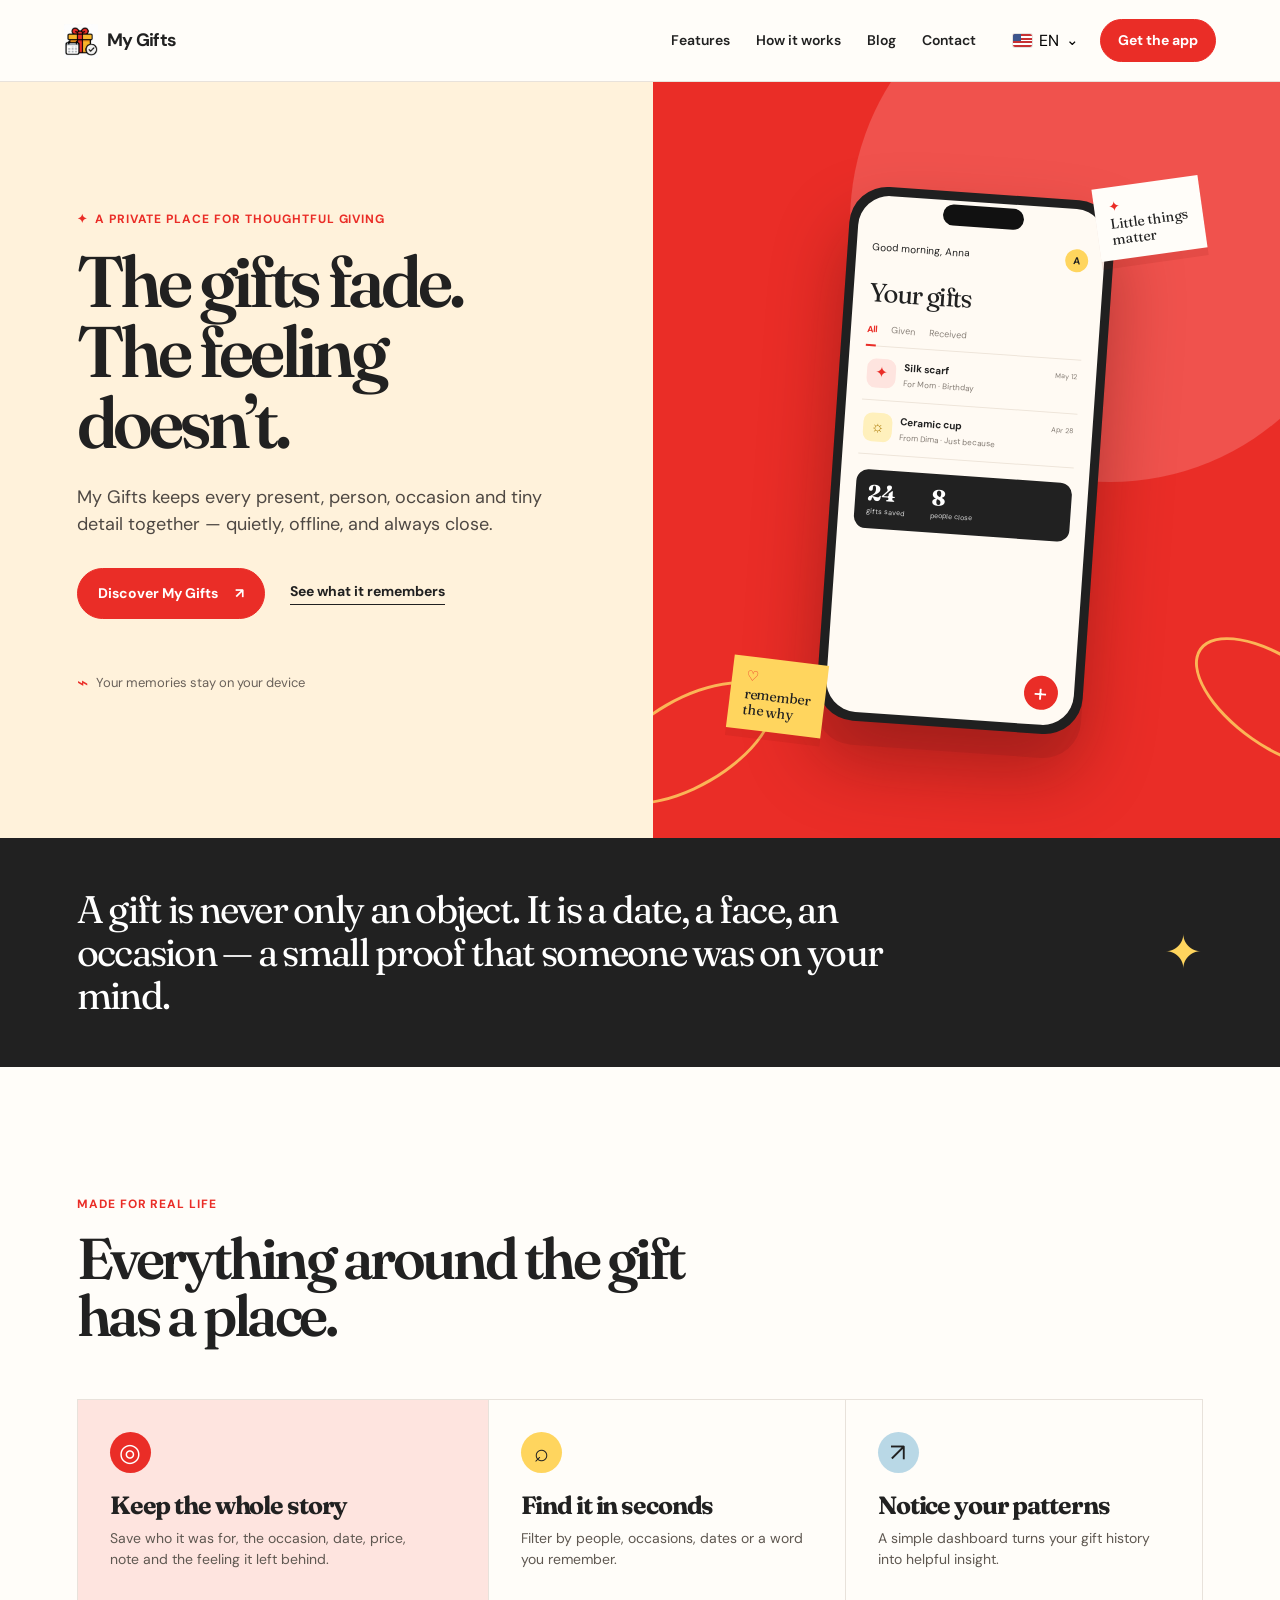
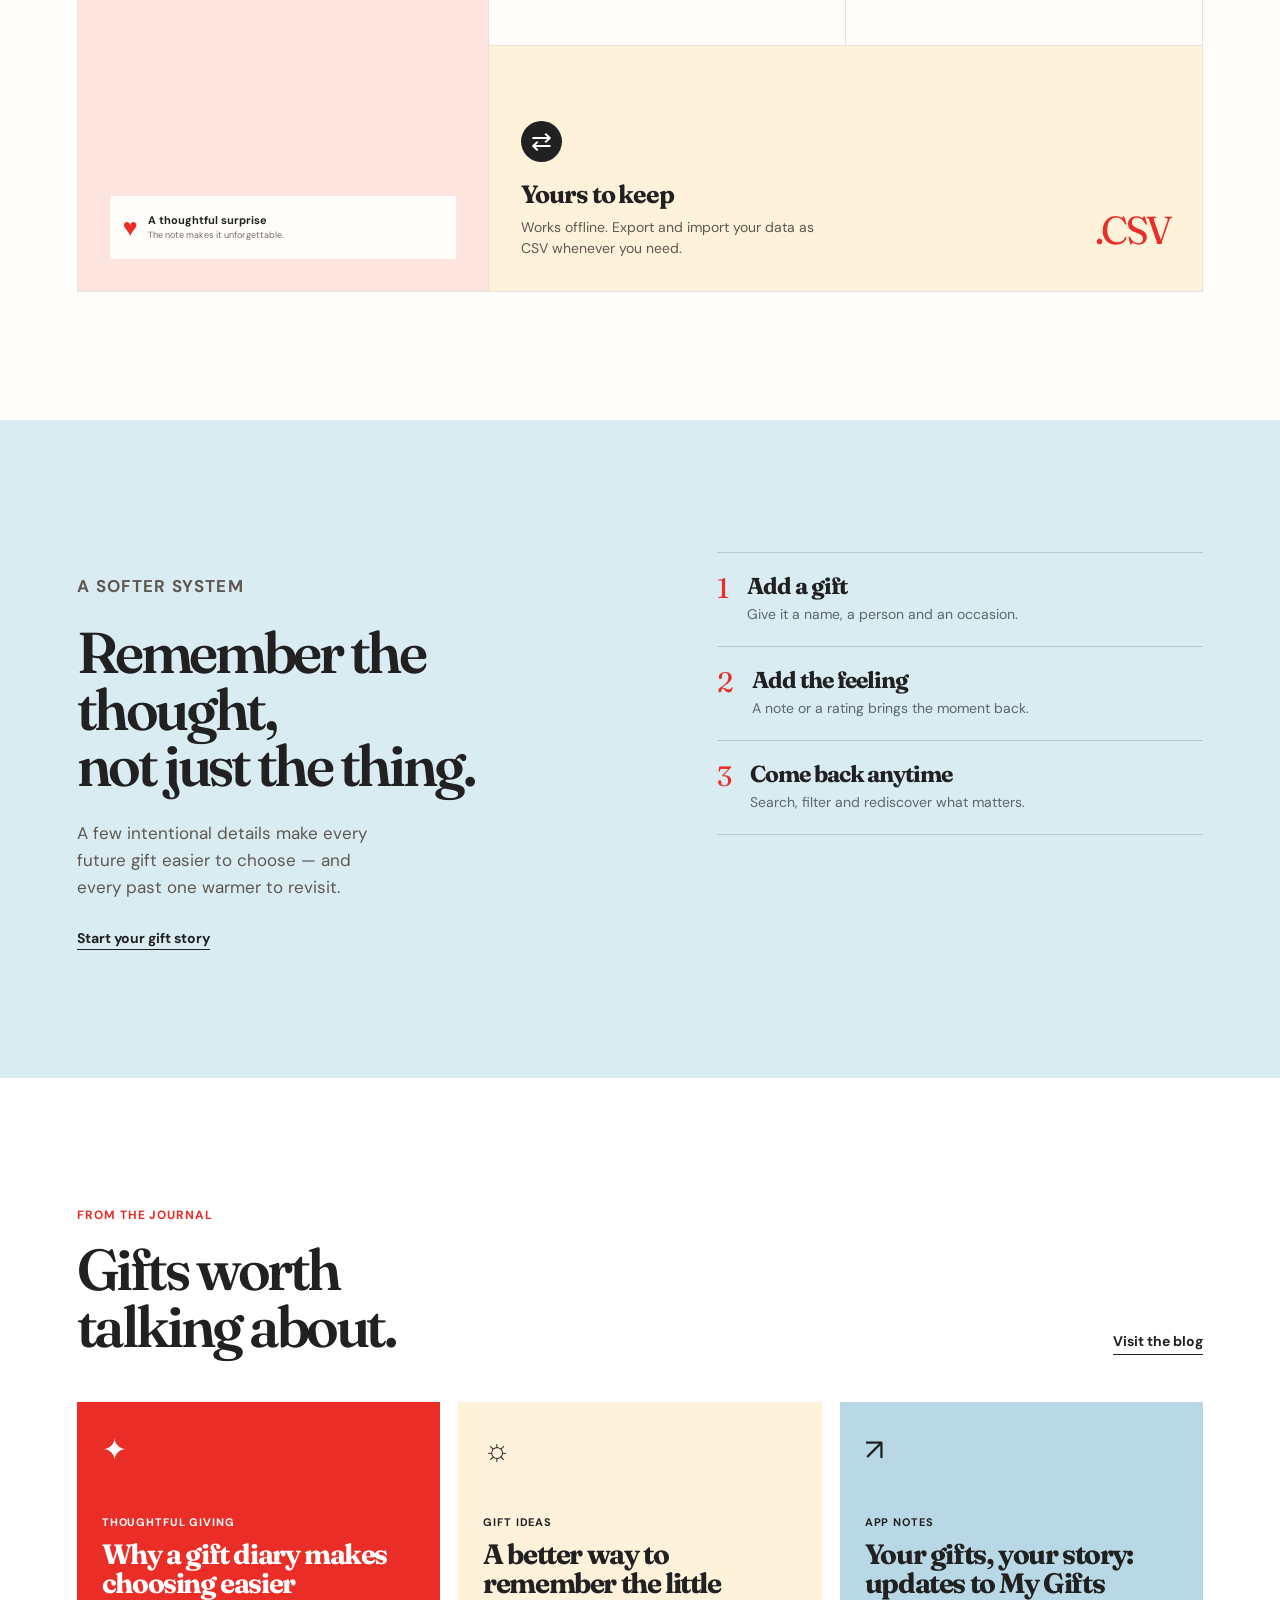
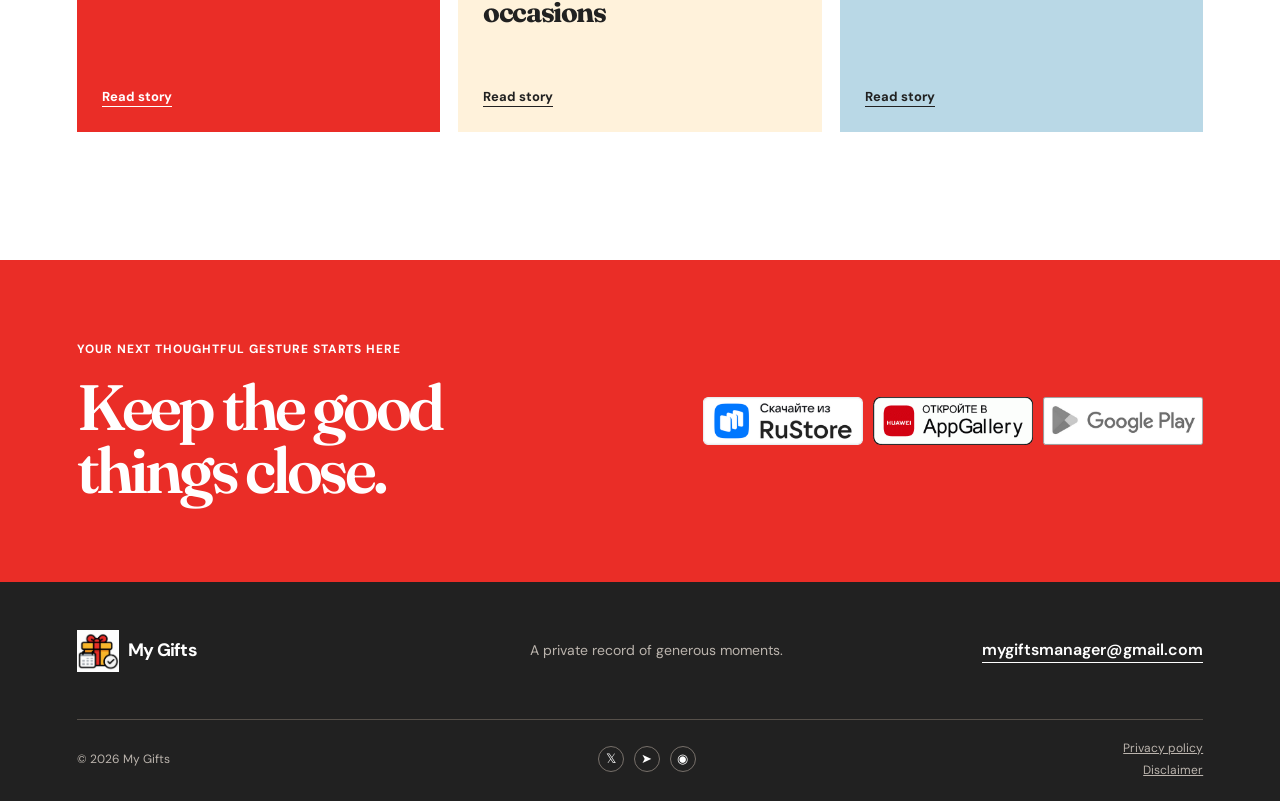
<file: index.html>
<!doctype html>
<html lang="en">
<head>
  <meta charset="utf-8">
  <meta name="viewport" content="width=device-width, initial-scale=1">
  <meta name="description" content="My Gifts is an offline app for keeping every gift and the moment around it.">
  <title>My Gifts — every gift, remembered</title>
  <link rel="icon" href="static/MyGifts.ico" sizes="any">
  <link rel="preconnect" href="https://fonts.googleapis.com">
  <link rel="preconnect" href="https://fonts.gstatic.com" crossorigin>
  <link href="https://fonts.googleapis.com/css2?family=DM+Sans:wght@400;500;600;700&family=Fraunces:opsz,wght@9..144,600;9..144,700&display=swap" rel="stylesheet">
  <link rel="stylesheet" href="styles.css">
</head>
<body>
  <a class="skip-link" href="#main" data-i18n="skip">Skip to content</a>
  <header class="site-header">
    <a class="brand" href="index.html" aria-label="My Gifts home"><img class="brand-mark" src="static/MyGifts.png" alt=""><span>My Gifts</span></a>
    <button class="menu-toggle" type="button" aria-label="Open navigation" aria-expanded="false"><span></span><span></span></button>
    <nav class="main-nav" aria-label="Main navigation">
      <a href="#features" data-i18n="navFeatures">Features</a>
      <a href="#how-it-works" data-i18n="navHow">How it works</a>
      <a href="blog.html" data-i18n="navBlog">Blog</a>
      <a href="#contact" data-i18n="navContact">Contact</a>
    </nav>
    <div class="header-tools">
      <div class="language-picker" aria-label="Language selector">
        <button class="language-trigger" type="button" aria-expanded="false" aria-haspopup="true"><span class="flag flag-us" aria-hidden="true"></span><span class="language-code">EN</span><span class="chevron">⌄</span></button>
        <div class="language-menu" role="menu">
          <button type="button" data-lang="en" role="menuitem"><span class="flag flag-us" aria-hidden="true"></span>English</button>
          <button type="button" data-lang="ru" role="menuitem"><span class="flag flag-ru" aria-hidden="true"></span>Русский</button>
          <button type="button" data-lang="zh" role="menuitem"><span class="flag flag-cn" aria-hidden="true"></span>中文</button>
        </div>
      </div>
      <a class="header-cta" href="#download" data-i18n="headerCta">Get the app</a>
    </div>
  </header>

  <main id="main">
    <section class="hero" aria-labelledby="hero-title">
      <div class="hero-copy">
        <p class="kicker"><span class="kicker-star">✦</span><span data-i18n="heroKicker">A private place for thoughtful giving</span></p>
        <h1 id="hero-title" data-i18n="heroTitle">The gifts fade.<br>The feeling doesn’t.</h1>
        <p class="hero-lede" data-i18n="heroLead">My Gifts keeps every present, person, occasion and tiny detail together — quietly, offline, and always close.</p>
        <div class="hero-actions">
          <a class="button button-primary" href="#download"><span data-i18n="heroCta">Discover My Gifts</span><span aria-hidden="true">↗</span></a>
          <a class="text-link" href="#features" data-i18n="heroLink">See what it remembers</a>
        </div>
        <p class="offline-note"><span class="lock">⌁</span><span data-i18n="offlineNote">Your memories stay on your device</span></p>
      </div>
      <div class="hero-visual" aria-label="My Gifts app preview">
        <div class="sun-disc"></div>
        <div class="memory-tag tag-one"><span>✦</span><span data-i18n="tagOne">Little things<br>matter</span></div>
        <div class="memory-tag tag-two"><span>♡</span><span data-i18n="tagTwo">remember<br>the why</span></div>
        <div class="phone-shell">
          <div class="phone-speaker"></div>
          <div class="phone-screen">
            <div class="app-top"><span class="app-greeting" data-i18n="appGreeting">Good morning, Anna</span><span class="app-avatar">A</span></div>
            <div class="app-title" data-i18n="appTitle">Your gifts</div>
            <div class="app-tabs"><span class="active" data-i18n="appTabAll">All</span><span data-i18n="appTabGiven">Given</span><span data-i18n="appTabReceived">Received</span></div>
            <div class="gift-card gift-card-coral"><div class="gift-icon">✦</div><div><b data-i18n="giftOne">Silk scarf</b><small data-i18n="giftOneMeta">For Mom · Birthday</small></div><span class="gift-date" data-i18n="giftDate">May 12</span></div>
            <div class="gift-card gift-card-yellow"><div class="gift-icon">☼</div><div><b data-i18n="giftTwo">Ceramic cup</b><small data-i18n="giftTwoMeta">From Dima · Just because</small></div><span class="gift-date" data-i18n="giftDateTwo">Apr 28</span></div>
            <div class="app-stats"><div><strong>24</strong><span data-i18n="appStatOne">gifts saved</span></div><div><strong>8</strong><span data-i18n="appStatTwo">people close</span></div></div>
            <button class="add-gift" type="button" aria-label="Add a gift">+</button>
          </div>
        </div>
        <div class="ribbon ribbon-left"></div><div class="ribbon ribbon-right"></div>
      </div>
    </section>

    <section class="intro-band"><p data-i18n="intro">A gift is never only an object. It is a date, a face, an occasion — a small proof that someone was on your mind.</p><span aria-hidden="true">✦</span></section>

    <section class="features section" id="features" aria-labelledby="features-title">
      <div class="section-heading"><p class="kicker" data-i18n="featuresKicker">Made for real life</p><h2 id="features-title" data-i18n="featuresTitle">Everything around the gift<br>has a place.</h2></div>
      <div class="feature-layout">
        <article class="feature feature-large"><div class="feature-symbol symbol-coral">◎</div><h3 data-i18n="featureOneTitle">Keep the whole story</h3><p data-i18n="featureOneText">Save who it was for, the occasion, date, price, note and the feeling it left behind.</p><div class="mini-note"><span class="note-heart">♥</span><div><b data-i18n="miniNoteTitle">A thoughtful surprise</b><small data-i18n="miniNoteText">The note makes it unforgettable.</small></div></div></article>
        <article class="feature"><div class="feature-symbol symbol-yellow">⌕</div><h3 data-i18n="featureTwoTitle">Find it in seconds</h3><p data-i18n="featureTwoText">Filter by people, occasions, dates or a word you remember.</p></article>
        <article class="feature"><div class="feature-symbol symbol-blue">↗</div><h3 data-i18n="featureThreeTitle">Notice your patterns</h3><p data-i18n="featureThreeText">A simple dashboard turns your gift history into helpful insight.</p></article>
        <article class="feature feature-export"><div><div class="feature-symbol symbol-ink">⇄</div><h3 data-i18n="featureFourTitle">Yours to keep</h3><p data-i18n="featureFourText">Works offline. Export and import your data as CSV whenever you need.</p></div><span class="csv-badge">.CSV</span></article>
      </div>
    </section>

    <section class="how section" id="how-it-works" aria-labelledby="how-title">
      <div class="how-copy"><p class="kicker" data-i18n="howKicker">A softer system</p><h2 id="how-title" data-i18n="howTitle">Remember the thought,<br>not just the thing.</h2><p data-i18n="howLead">A few intentional details make every future gift easier to choose — and every past one warmer to revisit.</p><a class="text-link" href="#download" data-i18n="howLink">Start your gift story</a></div>
      <ol class="steps"><li><span>1</span><div><h3 data-i18n="stepOneTitle">Add a gift</h3><p data-i18n="stepOneText">Give it a name, a person and an occasion.</p></div></li><li><span>2</span><div><h3 data-i18n="stepTwoTitle">Add the feeling</h3><p data-i18n="stepTwoText">A note or a rating brings the moment back.</p></div></li><li><span>3</span><div><h3 data-i18n="stepThreeTitle">Come back anytime</h3><p data-i18n="stepThreeText">Search, filter and rediscover what matters.</p></div></li></ol>
    </section>

    <section class="blog-preview section" aria-labelledby="journal-title"><div class="journal-head"><div><p class="kicker" data-i18n="journalKicker">From the journal</p><h2 id="journal-title" data-i18n="journalTitle">Gifts worth<br>talking about.</h2></div><a class="text-link" href="blog.html" data-i18n="viewBlog">Visit the blog</a></div><div class="article-list"><a href="blog.html#memory" class="article-card article-red"><span class="article-icon">✦</span><p data-i18n="articleOneType">Thoughtful giving</p><h3 data-i18n="articleOneTitle">Why a gift diary makes choosing easier</h3><span class="article-read" data-i18n="readMore">Read story</span></a><a href="blog.html#occasions" class="article-card article-cream"><span class="article-icon">☼</span><p data-i18n="articleTwoType">Gift ideas</p><h3 data-i18n="articleTwoTitle">A better way to remember the little occasions</h3><span class="article-read" data-i18n="readMore">Read story</span></a><a href="blog/first-article.html" class="article-card article-blue"><span class="article-icon">↗</span><p data-i18n="articleThreeType">App notes</p><h3 data-i18n="articleThreeTitle">Your gifts, your story: updates to My Gifts</h3><span class="article-read" data-i18n="readMore">Read story</span></a></div></section>

    <section class="download section" id="download"><div><p class="kicker kicker-light" data-i18n="downloadKicker">Your next thoughtful gesture starts here</p><h2 data-i18n="downloadTitle">Keep the good<br>things close.</h2></div><div class="store-links"><a href="https://www.rustore.ru/catalog/app/ru.mdflab.mygiftsmanager" target="_blank" rel="noopener noreferrer"><img src="static/RuStore.png" alt="Download on RuStore"></a><a href="https://appgallery.huawei.com/app/C118863809" target="_blank" rel="noopener noreferrer"><img src="static/AppGallery.png" alt="Download on AppGallery"></a><a href="#" aria-disabled="true"><img src="static/GooglePlay.png" alt="Google Play — coming soon"></a></div></section>
  </main>

  <footer id="contact"><div class="footer-top"><a class="brand" href="index.html"><img class="brand-mark" src="static/MyGifts.png" alt=""><span>My Gifts</span></a><p data-i18n="footerTagline">A private record of generous moments.</p><a class="footer-email" href="mailto:mygiftsmanager@gmail.com">mygiftsmanager@gmail.com</a></div><div class="footer-bottom"><p>© <span id="year"></span> My Gifts</p><div class="socials"><a href="#" aria-label="X" title="X">𝕏</a><a href="#" aria-label="Telegram" title="Telegram">➤</a><a href="#" aria-label="Weibo" title="Weibo">◉</a></div><div class="legal-links"><a href="privacy.html" data-i18n="privacy">Privacy policy</a><a href="disclaimer.html" data-i18n="disclaimer">Disclaimer</a></div></div></footer>
  <script src="app.js"></script>
  <script src="legal.js"></script>
</body>
</html>
</file>
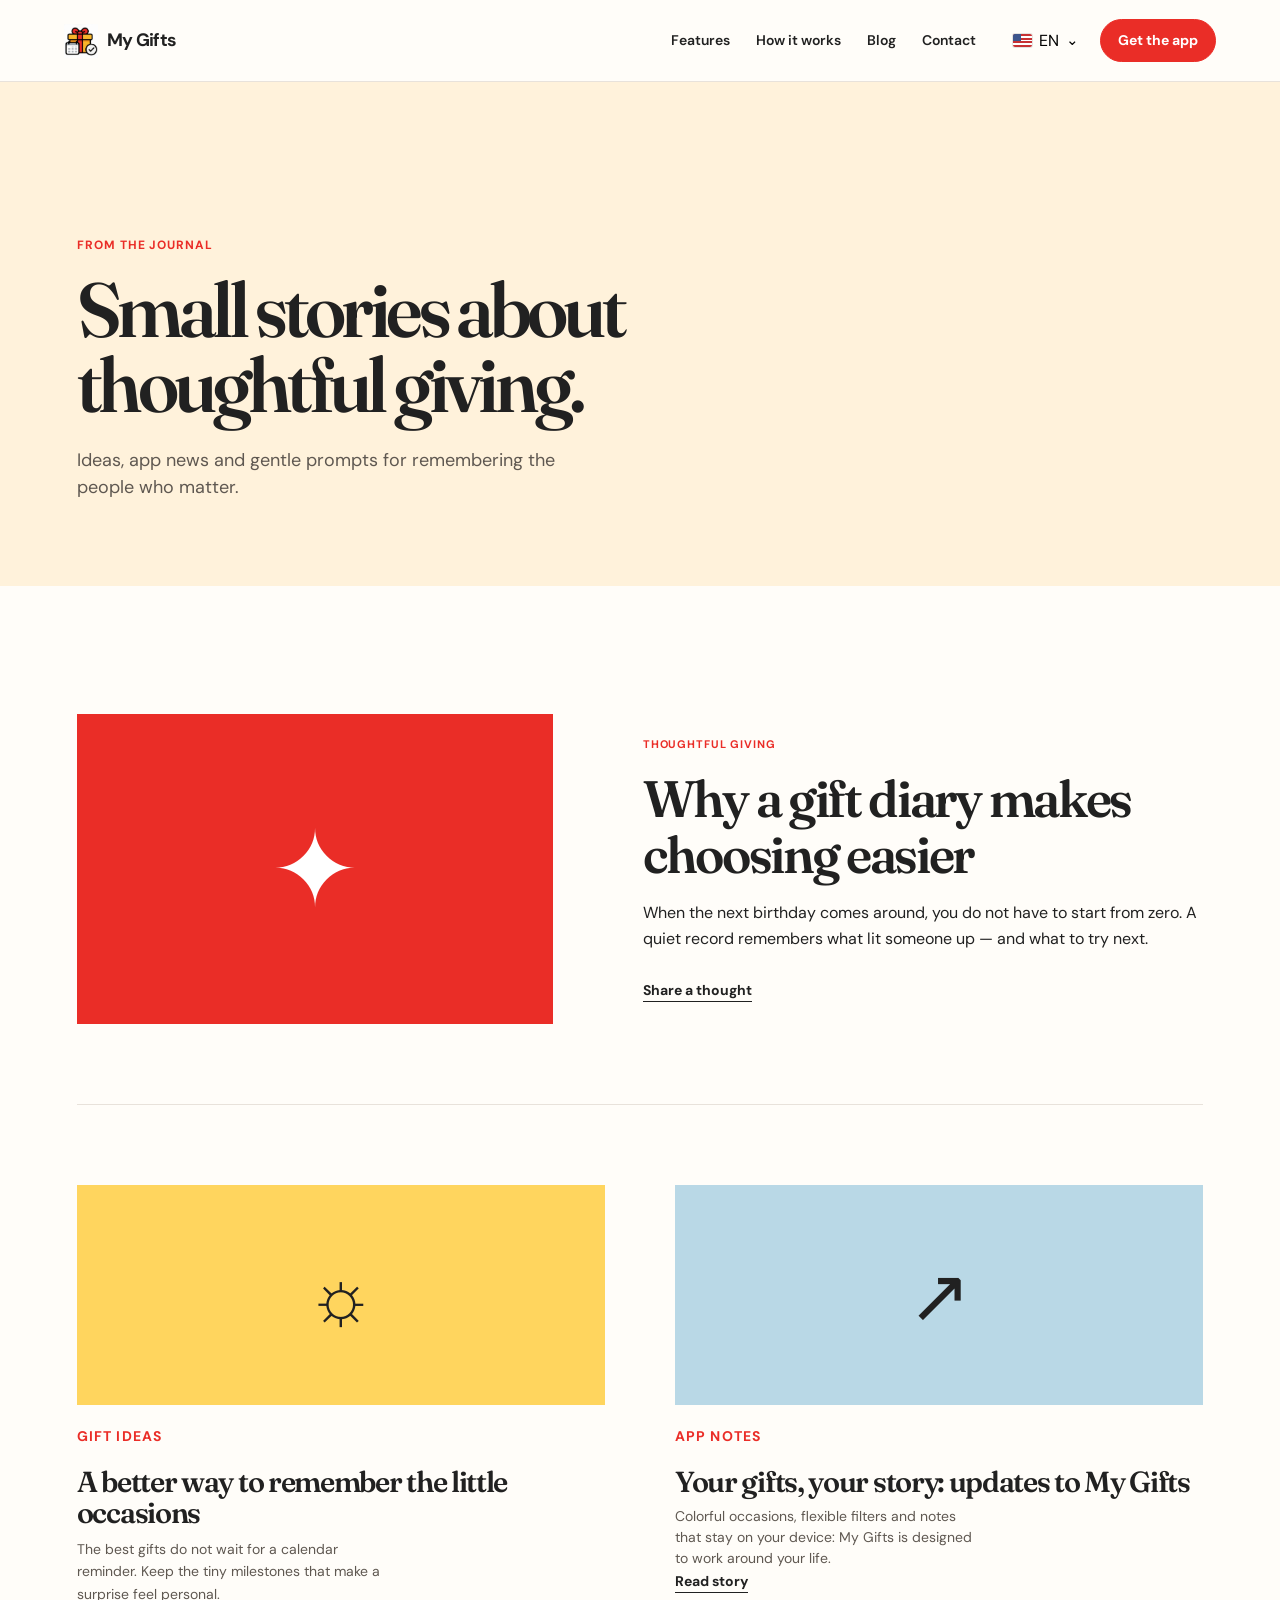
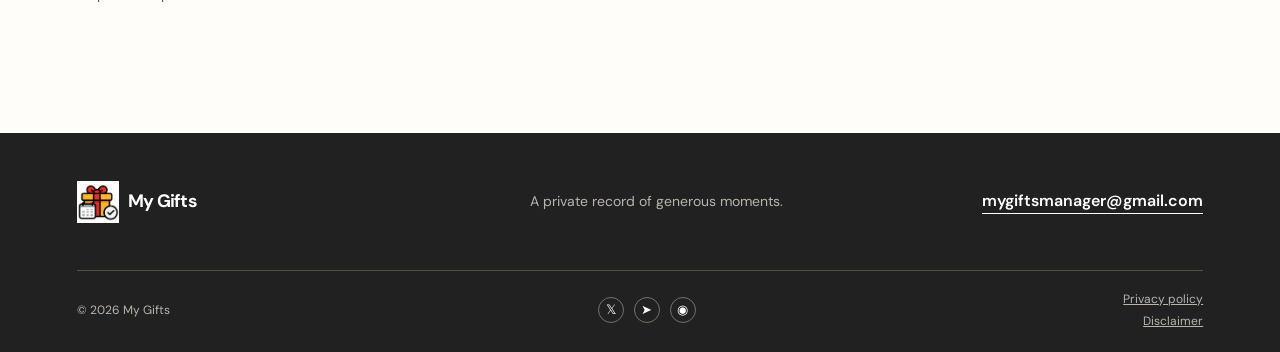
<file: blog.html>
<!doctype html>
<html lang="en">
<head>
  <meta charset="utf-8"><meta name="viewport" content="width=device-width, initial-scale=1">
  <meta name="description" content="Stories about thoughtful giving from My Gifts.">
  <title>Journal — My Gifts</title><link rel="icon" href="static/MyGifts.ico" sizes="any">
  <link rel="preconnect" href="https://fonts.googleapis.com"><link rel="preconnect" href="https://fonts.gstatic.com" crossorigin>
  <link href="https://fonts.googleapis.com/css2?family=DM+Sans:wght@400;500;600;700&family=Fraunces:opsz,wght@9..144,600;9..144,700&display=swap" rel="stylesheet"><link rel="stylesheet" href="styles.css">
</head>
<body class="blog-page">
  <a class="skip-link" href="#main" data-i18n="skip">Skip to content</a>
  <header class="site-header"><a class="brand" href="index.html"><img class="brand-mark" src="static/MyGifts.png" alt=""><span>My Gifts</span></a><button class="menu-toggle" type="button" aria-label="Open navigation" aria-expanded="false"><span></span><span></span></button><nav class="main-nav"><a href="index.html#features" data-i18n="navFeatures">Features</a><a href="index.html#how-it-works" data-i18n="navHow">How it works</a><a href="blog.html" data-i18n="navBlog">Blog</a><a href="#contact" data-i18n="navContact">Contact</a></nav><div class="header-tools"><div class="language-picker"><button class="language-trigger" type="button" aria-expanded="false"><span class="flag flag-us"></span><span class="language-code">EN</span><span class="chevron">⌄</span></button><div class="language-menu"><button type="button" data-lang="en"><span class="flag flag-us"></span>English</button><button type="button" data-lang="ru"><span class="flag flag-ru"></span>Русский</button><button type="button" data-lang="zh"><span class="flag flag-cn"></span>中文</button></div></div><a class="header-cta" href="index.html#download" data-i18n="headerCta">Get the app</a></div></header>
  <main id="main"><section class="blog-hero"><p class="kicker" data-i18n="journalKicker">From the journal</p><h1 data-i18n="blogTitle">Small stories about<br>thoughtful giving.</h1><p data-i18n="blogLead">Ideas, app news and gentle prompts for remembering the people who matter.</p></section><section class="posts section"><article class="post post-featured" id="memory"><div class="post-art art-red">✦</div><div><p class="post-meta" data-i18n="articleOneType">Thoughtful giving</p><h2 data-i18n="articleOneTitle">Why a gift diary makes choosing easier</h2><p data-i18n="postOneText">When the next birthday comes around, you do not have to start from zero. A quiet record remembers what lit someone up — and what to try next.</p><a class="text-link" href="mailto:mygiftsmanager@gmail.com" data-i18n="shareThought">Share a thought</a></div></article><div class="post-grid"><article class="post" id="occasions"><div class="post-art art-yellow">☼</div><p class="post-meta" data-i18n="articleTwoType">Gift ideas</p><h2 data-i18n="articleTwoTitle">A better way to remember the little occasions</h2><p data-i18n="postTwoText">The best gifts do not wait for a calendar reminder. Keep the tiny milestones that make a surprise feel personal.</p></article><article class="post" id="update"><div class="post-art art-blue">↗</div><p class="post-meta" data-i18n="articleThreeType">App notes</p><h2><a href="blog/first-article.html" data-i18n="articleThreeTitle">Your gifts, your story: updates to My Gifts</a></h2><p data-i18n="postThreeText">Colorful occasions, flexible filters and notes that stay on your device: My Gifts is designed to work around your life.</p><a class="text-link" href="blog/first-article.html" data-i18n="readMore">Read story</a></article></div></section></main>
  <footer id="contact"><div class="footer-top"><a class="brand" href="index.html"><img class="brand-mark" src="static/MyGifts.png" alt=""><span>My Gifts</span></a><p data-i18n="footerTagline">A private record of generous moments.</p><a class="footer-email" href="mailto:mygiftsmanager@gmail.com">mygiftsmanager@gmail.com</a></div><div class="footer-bottom"><p>© <span id="year"></span> My Gifts</p><div class="socials"><a href="#" aria-label="X">𝕏</a><a href="#" aria-label="Telegram">➤</a><a href="#" aria-label="Weibo">◉</a></div><div class="legal-links"><a href="privacy.html" data-i18n="privacy">Privacy policy</a><a href="disclaimer.html" data-i18n="disclaimer">Disclaimer</a></div></div></footer><script src="app.js"></script><script src="legal.js"></script>
</body>
</html>
</file>
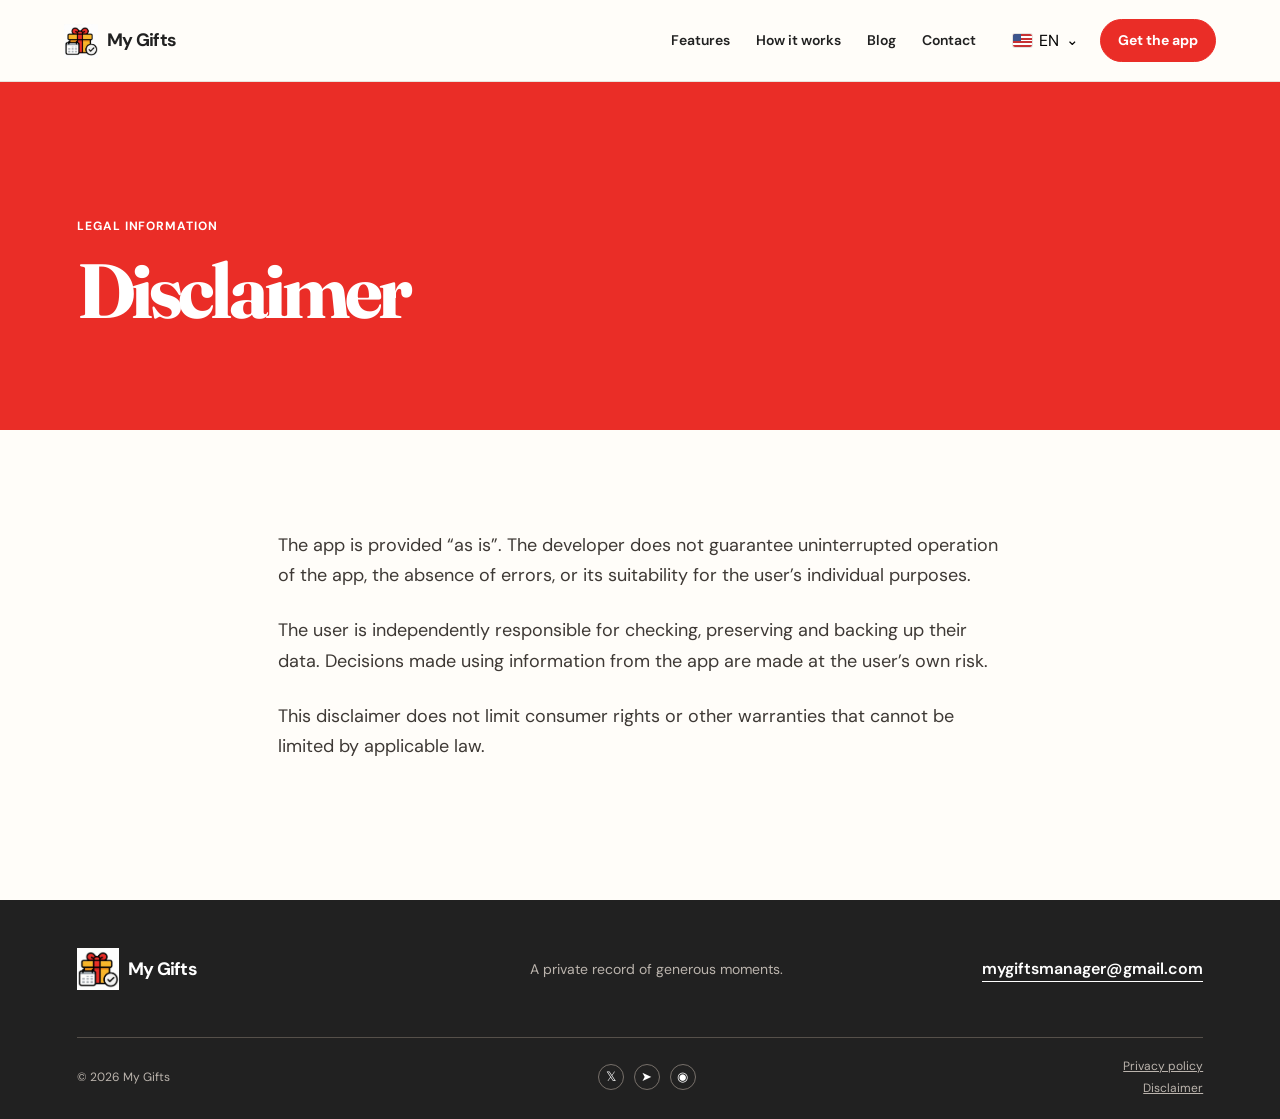
<file: disclaimer.html>
<!doctype html>
<html lang="en">
<head><meta charset="utf-8"><meta name="viewport" content="width=device-width, initial-scale=1"><meta name="description" content="Disclaimer for My Gifts."><title>Disclaimer — My Gifts</title><link rel="icon" href="static/MyGifts.ico" sizes="any"><link rel="preconnect" href="https://fonts.googleapis.com"><link rel="preconnect" href="https://fonts.gstatic.com" crossorigin><link href="https://fonts.googleapis.com/css2?family=DM+Sans:wght@400;500;600;700&family=Fraunces:opsz,wght@9..144,600;9..144,700&display=swap" rel="stylesheet"><link rel="stylesheet" href="styles.css"></head>
<body class="legal-page disclaimer-page"><a class="skip-link" href="#main" data-i18n="skip">Skip to content</a><header class="site-header"><a class="brand" href="index.html"><img class="brand-mark" src="static/MyGifts.png" alt=""><span>My Gifts</span></a><button class="menu-toggle" type="button" aria-label="Open navigation" aria-expanded="false"><span></span><span></span></button><nav class="main-nav"><a href="index.html#features" data-i18n="navFeatures">Features</a><a href="index.html#how-it-works" data-i18n="navHow">How it works</a><a href="blog.html" data-i18n="navBlog">Blog</a><a href="#contact" data-i18n="navContact">Contact</a></nav><div class="header-tools"><div class="language-picker"><button class="language-trigger" type="button" aria-expanded="false"><span class="flag flag-us"></span><span class="language-code">EN</span><span class="chevron">⌄</span></button><div class="language-menu"><button type="button" data-lang="en"><span class="flag flag-us"></span>English</button><button type="button" data-lang="ru"><span class="flag flag-ru"></span>Русский</button><button type="button" data-lang="zh"><span class="flag flag-cn"></span>中文</button></div></div><a class="header-cta" href="index.html#download" data-i18n="headerCta">Get the app</a></div></header>
<main id="main" class="legal-main"><section class="legal-hero legal-hero-red"><p class="kicker kicker-light" data-i18n="legalEyebrow">Legal information</p><h1 data-i18n="disclaimerTitle" data-page-title>Disclaimer</h1></section><article class="legal-copy"><p data-i18n="disclaimerOne">The app is provided “as is”. The developer does not guarantee uninterrupted operation of the app, the absence of errors, or its suitability for the user’s individual purposes.</p><p data-i18n="disclaimerTwo">The user is independently responsible for checking, preserving and backing up their data. Decisions made using information from the app are made at the user’s own risk.</p><p data-i18n="disclaimerThree">This disclaimer does not limit consumer rights or other warranties that cannot be limited by applicable law.</p></article></main>
<footer id="contact"><div class="footer-top"><a class="brand" href="index.html"><img class="brand-mark" src="static/MyGifts.png" alt=""><span>My Gifts</span></a><p data-i18n="footerTagline">A private record of generous moments.</p><a class="footer-email" href="mailto:mygiftsmanager@gmail.com">mygiftsmanager@gmail.com</a></div><div class="footer-bottom"><p>© <span id="year"></span> My Gifts</p><div class="socials"><a href="#" aria-label="X">𝕏</a><a href="#" aria-label="Telegram">➤</a><a href="#" aria-label="Weibo">◉</a></div><div class="legal-links"><a href="privacy.html" data-i18n="privacy">Privacy policy</a><a href="disclaimer.html" data-i18n="disclaimer">Disclaimer</a></div></div></footer><script src="app.js"></script><script src="legal.js"></script>
</body></html>
</file>
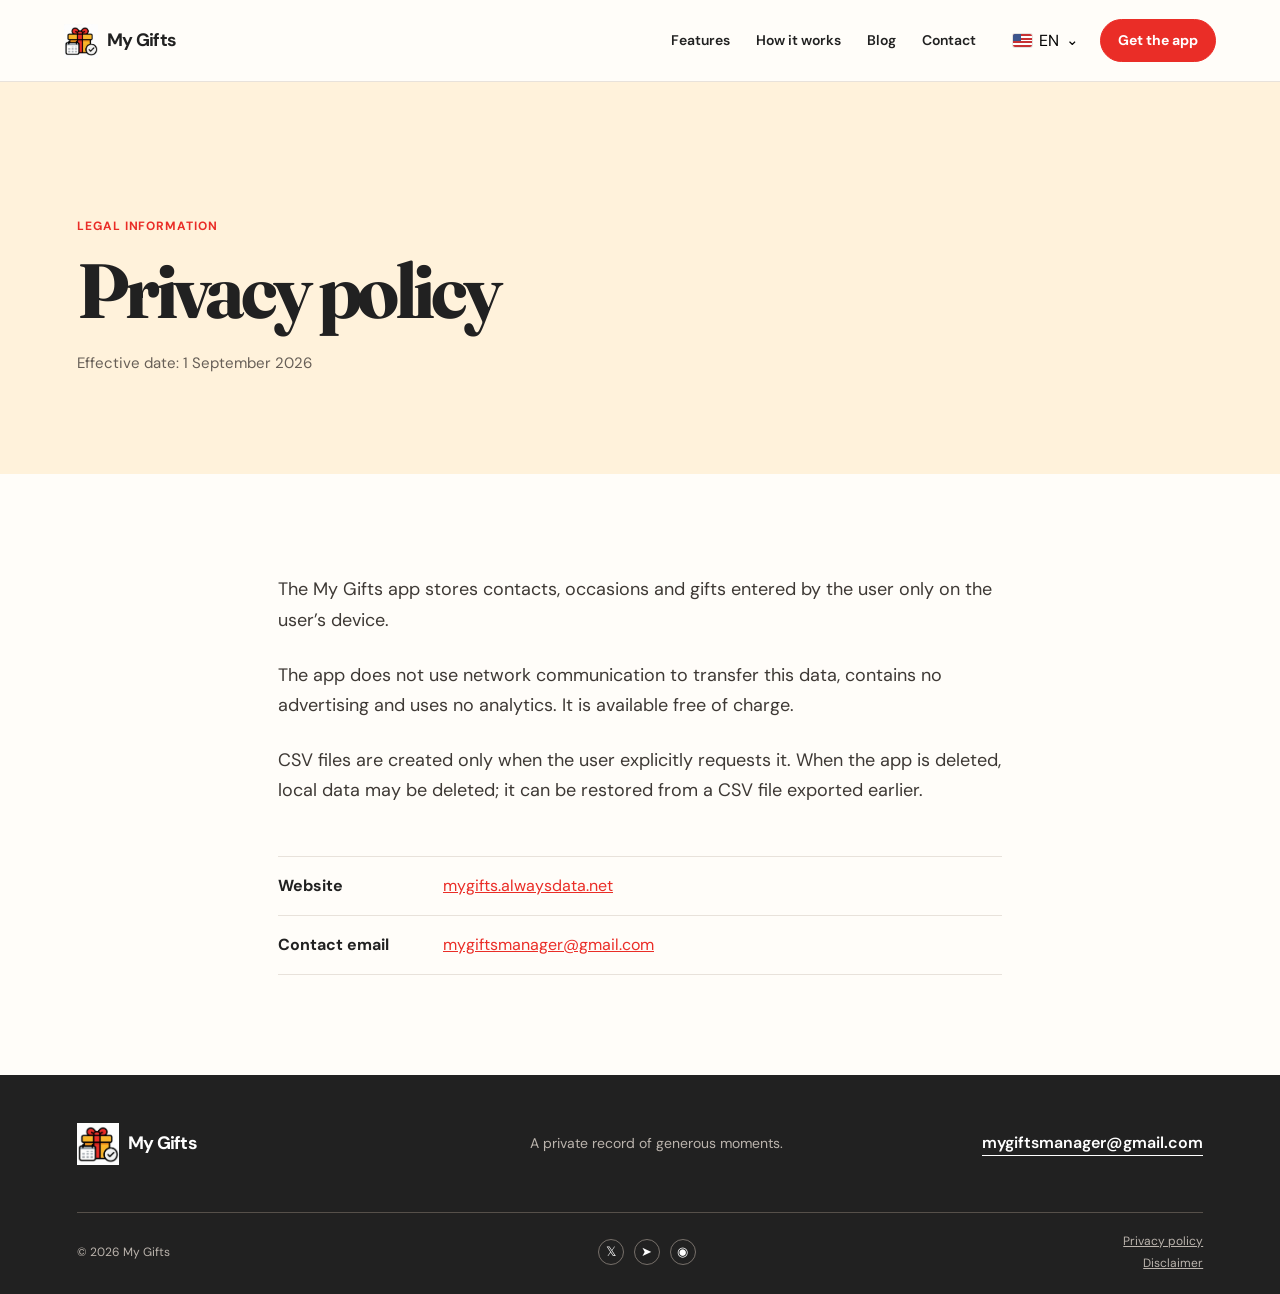
<file: privacy.html>
<!doctype html>
<html lang="en">
<head><meta charset="utf-8"><meta name="viewport" content="width=device-width, initial-scale=1"><meta name="description" content="Privacy policy for My Gifts."><title>Privacy policy — My Gifts</title><link rel="icon" href="static/MyGifts.ico" sizes="any"><link rel="preconnect" href="https://fonts.googleapis.com"><link rel="preconnect" href="https://fonts.gstatic.com" crossorigin><link href="https://fonts.googleapis.com/css2?family=DM+Sans:wght@400;500;600;700&family=Fraunces:opsz,wght@9..144,600;9..144,700&display=swap" rel="stylesheet"><link rel="stylesheet" href="styles.css"></head>
<body class="legal-page privacy-page"><a class="skip-link" href="#main" data-i18n="skip">Skip to content</a><header class="site-header"><a class="brand" href="index.html"><img class="brand-mark" src="static/MyGifts.png" alt=""><span>My Gifts</span></a><button class="menu-toggle" type="button" aria-label="Open navigation" aria-expanded="false"><span></span><span></span></button><nav class="main-nav"><a href="index.html#features" data-i18n="navFeatures">Features</a><a href="index.html#how-it-works" data-i18n="navHow">How it works</a><a href="blog.html" data-i18n="navBlog">Blog</a><a href="#contact" data-i18n="navContact">Contact</a></nav><div class="header-tools"><div class="language-picker"><button class="language-trigger" type="button" aria-expanded="false"><span class="flag flag-us"></span><span class="language-code">EN</span><span class="chevron">⌄</span></button><div class="language-menu"><button type="button" data-lang="en"><span class="flag flag-us"></span>English</button><button type="button" data-lang="ru"><span class="flag flag-ru"></span>Русский</button><button type="button" data-lang="zh"><span class="flag flag-cn"></span>中文</button></div></div><a class="header-cta" href="index.html#download" data-i18n="headerCta">Get the app</a></div></header>
<main id="main" class="legal-main"><section class="legal-hero"><p class="kicker" data-i18n="legalEyebrow">Legal information</p><h1 data-i18n="privacyTitle" data-page-title>Privacy policy</h1><p data-i18n="privacyDate">Effective date: 1 September 2026</p></section><article class="legal-copy"><p data-i18n="privacyOne">The My Gifts app stores contacts, occasions and gifts entered by the user only on the user’s device.</p><p data-i18n="privacyTwo">The app does not use network communication to transfer this data, contains no advertising and uses no analytics. It is available free of charge.</p><p data-i18n="privacyThree">CSV files are created only when the user explicitly requests it. When the app is deleted, local data may be deleted; it can be restored from a CSV file exported earlier.</p><dl><div><dt data-i18n="siteLabel">Website</dt><dd><a href="https://mygifts.alwaysdata.net">mygifts.alwaysdata.net</a></dd></div><div><dt data-i18n="emailLabel">Contact email</dt><dd><a href="mailto:mygiftsmanager@gmail.com">mygiftsmanager@gmail.com</a></dd></div></dl></article></main>
<footer id="contact"><div class="footer-top"><a class="brand" href="index.html"><img class="brand-mark" src="static/MyGifts.png" alt=""><span>My Gifts</span></a><p data-i18n="footerTagline">A private record of generous moments.</p><a class="footer-email" href="mailto:mygiftsmanager@gmail.com">mygiftsmanager@gmail.com</a></div><div class="footer-bottom"><p>© <span id="year"></span> My Gifts</p><div class="socials"><a href="#" aria-label="X">𝕏</a><a href="#" aria-label="Telegram">➤</a><a href="#" aria-label="Weibo">◉</a></div><div class="legal-links"><a href="privacy.html" data-i18n="privacy">Privacy policy</a><a href="disclaimer.html" data-i18n="disclaimer">Disclaimer</a></div></div></footer><script src="app.js"></script><script src="legal.js"></script>
</body></html>
</file>
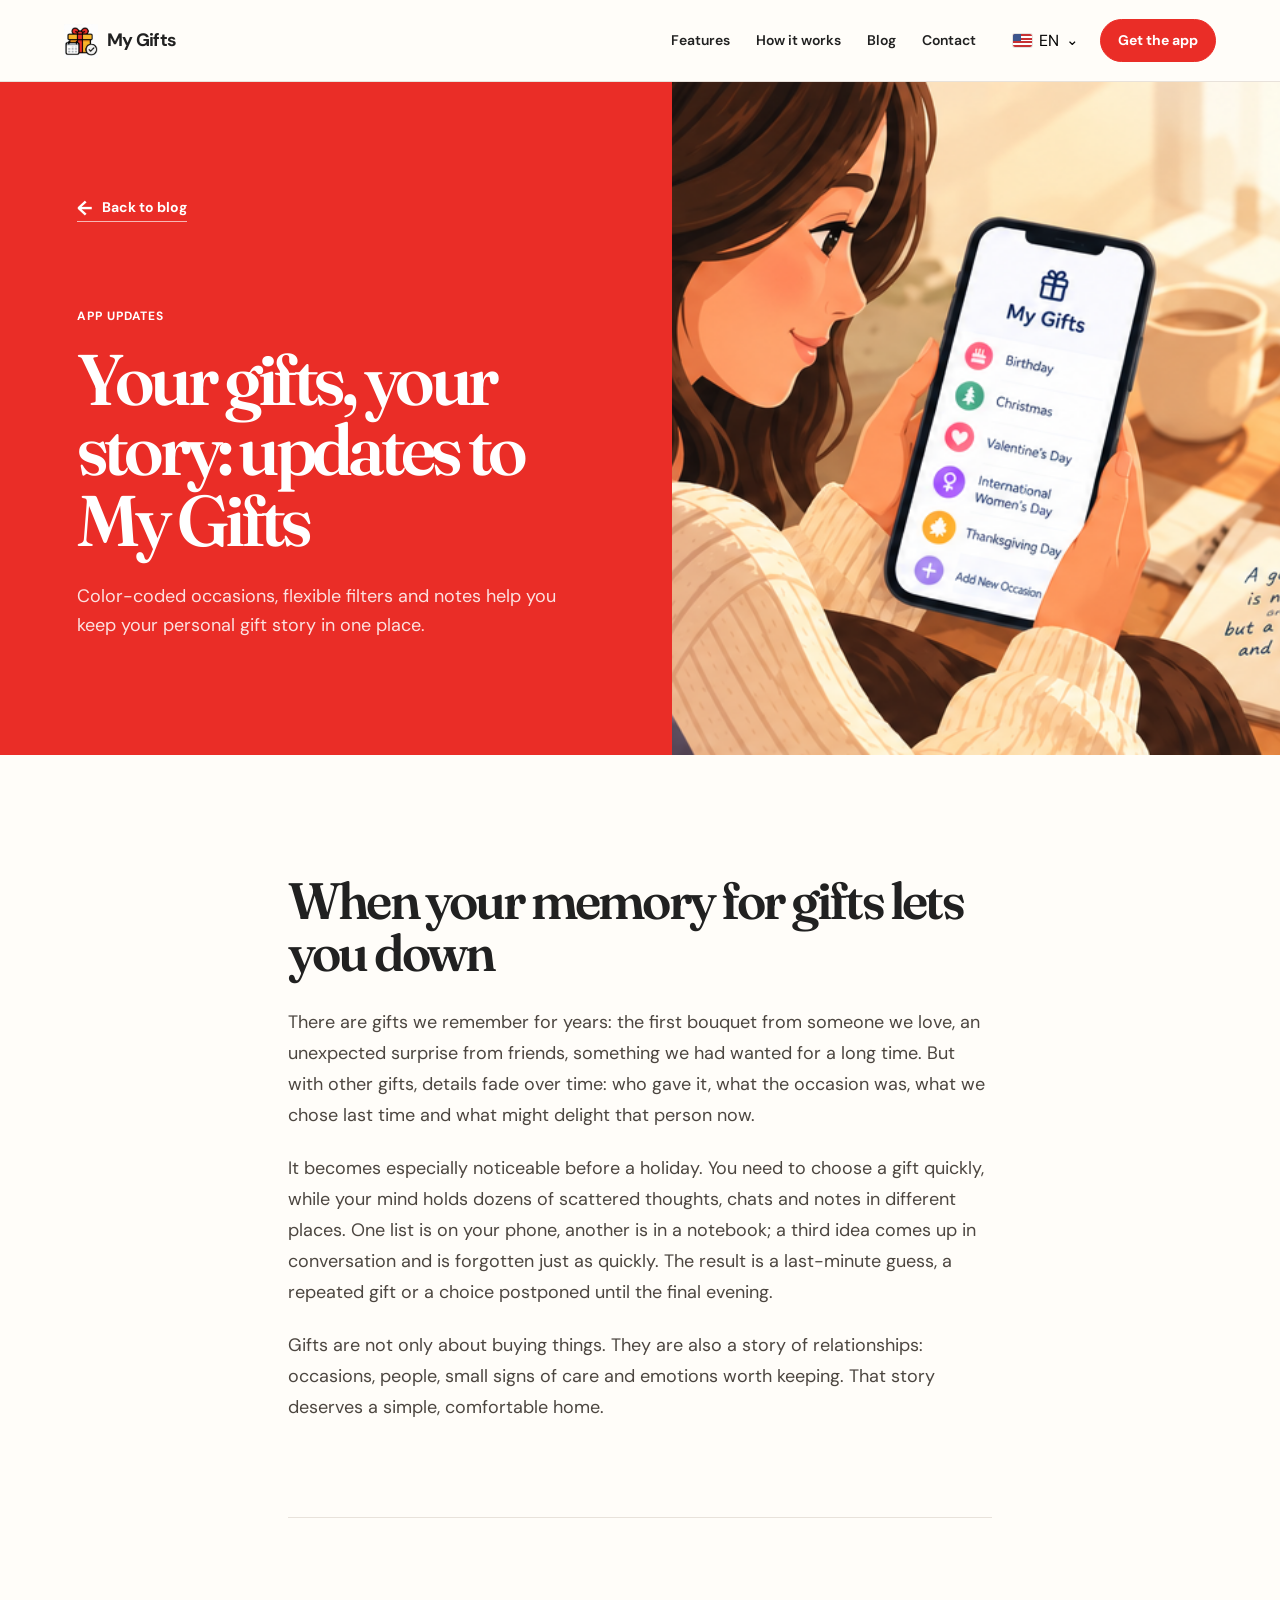
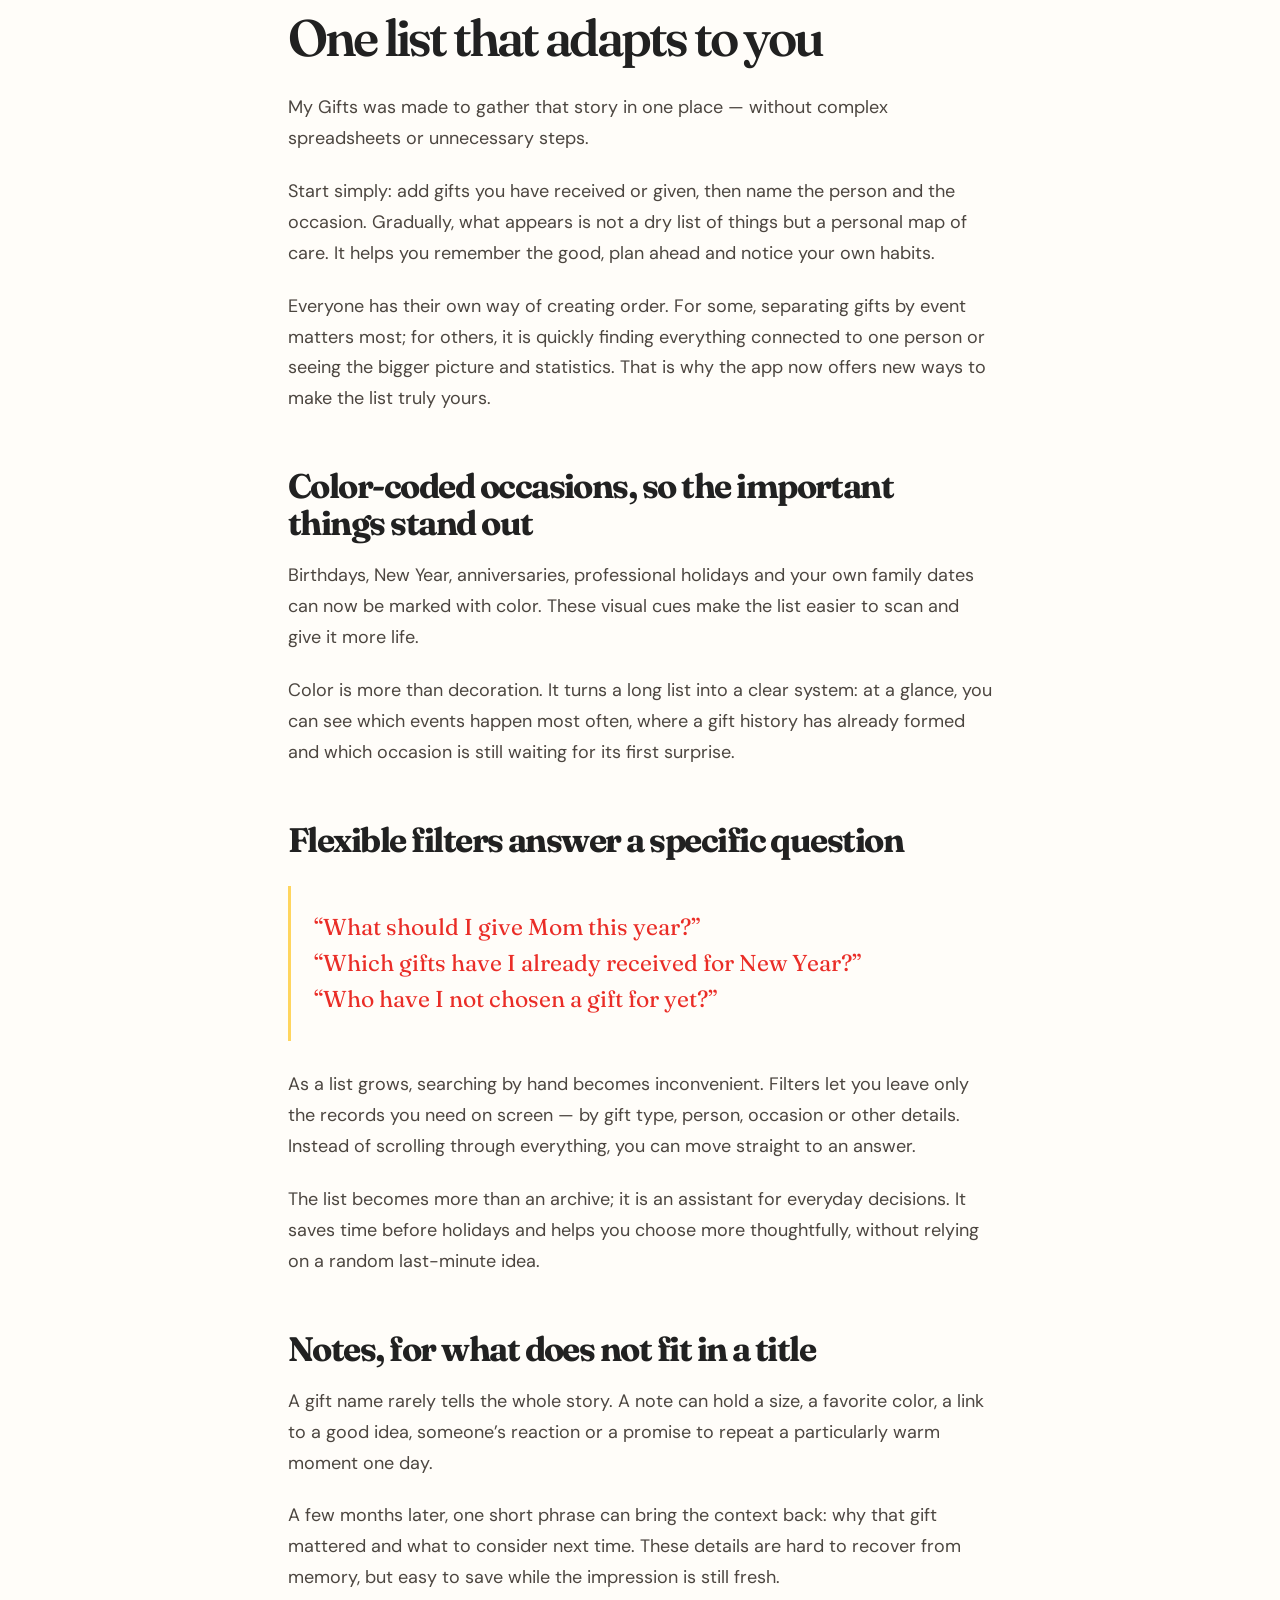
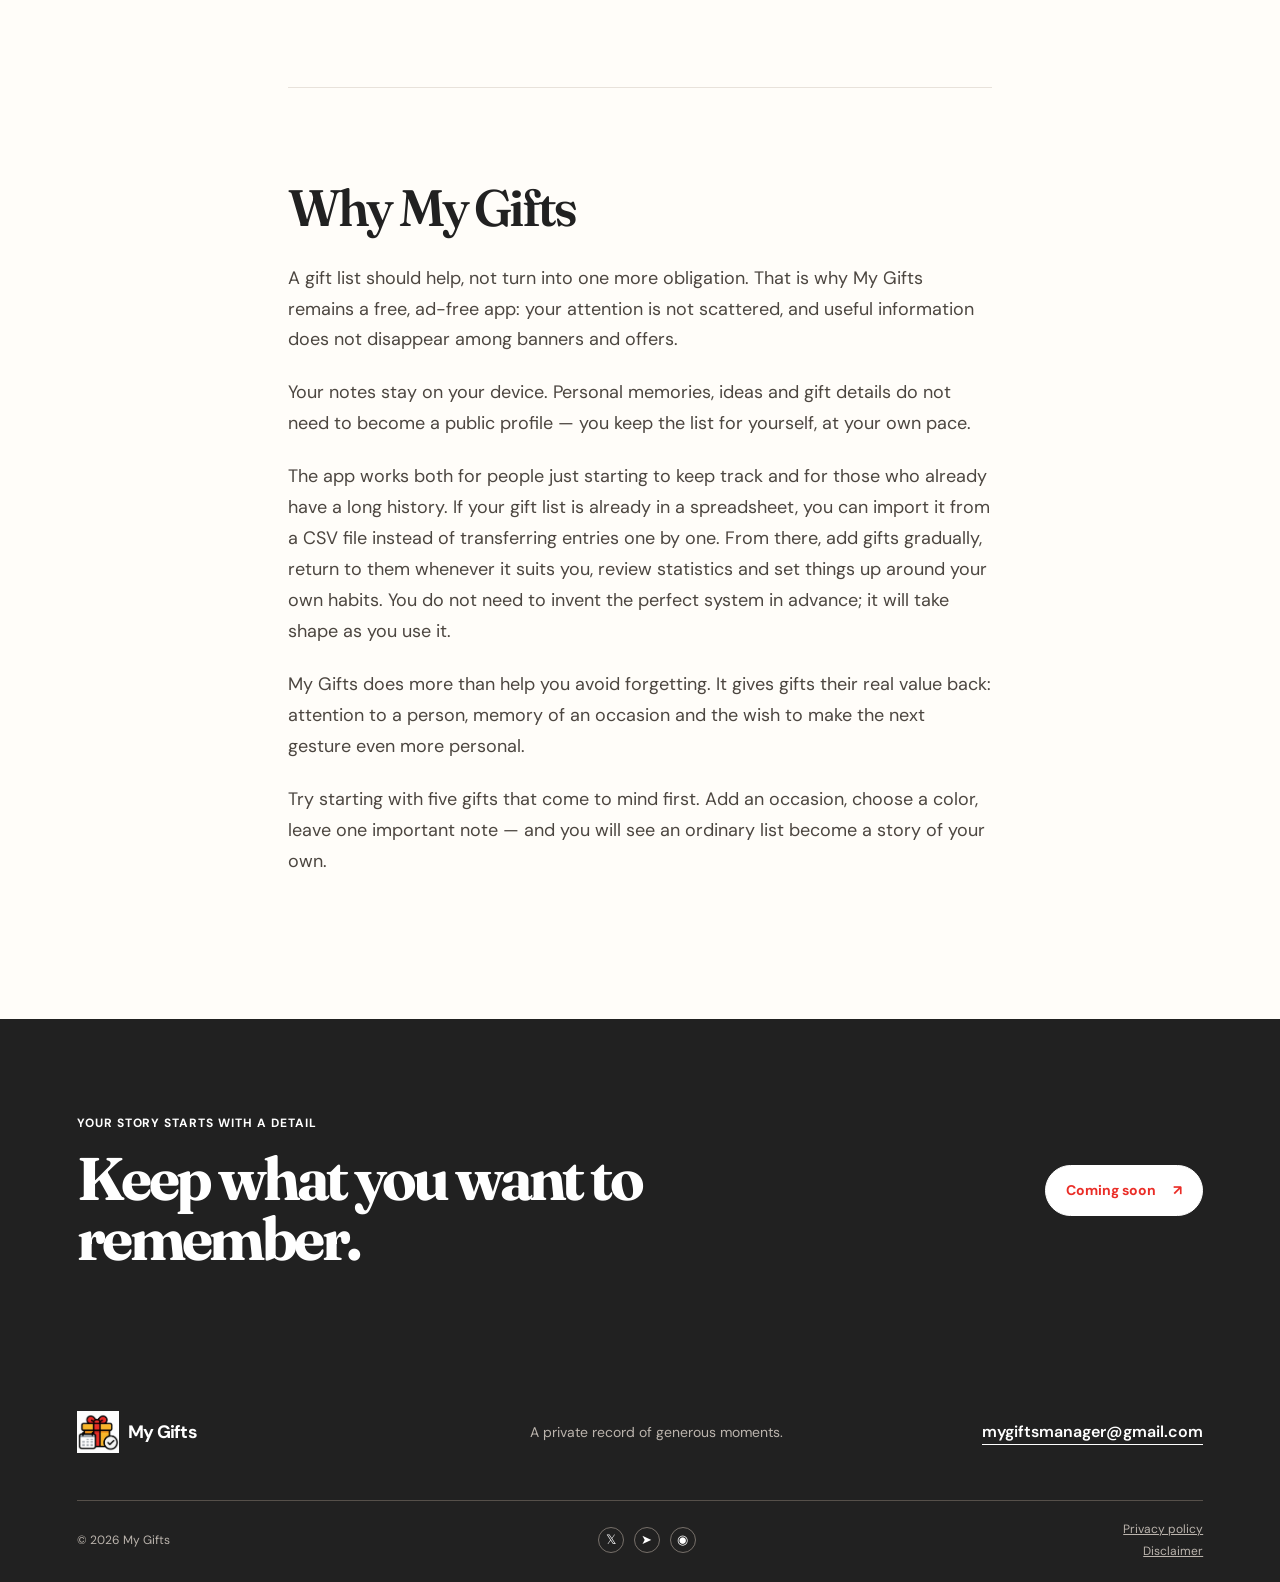
<file: blog/first-article.html>
<!doctype html>
<html lang="ru">
<head>
  <meta charset="utf-8">
  <meta name="viewport" content="width=device-width, initial-scale=1">
  <meta name="description" content="Обновления приложения «Мои подарки»: цветные поводы, фильтры и заметки.">
  <title>Ваши подарки — ваша история — My Gifts</title>
  <link rel="icon" href="../static/MyGifts.ico" sizes="any">
  <link rel="preconnect" href="https://fonts.googleapis.com">
  <link rel="preconnect" href="https://fonts.gstatic.com" crossorigin>
  <link href="https://fonts.googleapis.com/css2?family=DM+Sans:wght@400;500;600;700&family=Fraunces:opsz,wght@9..144,600;9..144,700&display=swap" rel="stylesheet">
  <link rel="stylesheet" href="../styles.css">
</head>
<body class="article-page">
  <a class="skip-link" href="#article-content" data-i18n="skip">Перейти к содержанию</a>
  <header class="site-header">
    <a class="brand" href="../index.html"><img class="brand-mark" src="../static/MyGifts.png" alt=""><span>My Gifts</span></a>
    <button class="menu-toggle" type="button" aria-label="Open navigation" aria-expanded="false"><span></span><span></span></button>
    <nav class="main-nav" aria-label="Main navigation"><a href="../index.html#features" data-i18n="navFeatures">Features</a><a href="../index.html#how-it-works" data-i18n="navHow">How it works</a><a href="../blog.html" data-i18n="navBlog">Blog</a><a href="#contact" data-i18n="navContact">Contact</a></nav>
    <div class="header-tools"><div class="language-picker" aria-label="Language selector"><button class="language-trigger" type="button" aria-expanded="false" aria-haspopup="true"><span class="flag flag-ru" aria-hidden="true"></span><span class="language-code">РУ</span><span class="chevron">⌄</span></button><div class="language-menu" role="menu"><button type="button" data-lang="en" role="menuitem"><span class="flag flag-us" aria-hidden="true"></span>English</button><button type="button" data-lang="ru" role="menuitem"><span class="flag flag-ru" aria-hidden="true"></span>Русский</button><button type="button" data-lang="zh" role="menuitem"><span class="flag flag-cn" aria-hidden="true"></span>中文</button></div></div><a class="header-cta" href="../index.html#download" data-i18n="headerCta">О приложении</a></div>
  </header>

  <main>
    <section class="article-hero" aria-labelledby="article-title">
      <div class="article-hero-copy">
        <a class="article-back" href="../blog.html"><span aria-hidden="true">←</span><span id="article-back-label">Вернуться в блог</span></a>
        <p class="kicker kicker-light" id="article-category">Новости приложения</p>
        <h1 id="article-title">Ваши подарки — ваша история: обновления приложения «Мои подарки»</h1>
        <p class="article-lede" id="article-lede">Цветные поводы, гибкие фильтры и заметки помогают собрать личную историю подарков в одном месте.</p>
      </div>
      <div class="article-hero-art" aria-hidden="true"><img class="article-hero-image" id="article-hero-image" src="../static/01.png" alt=""></div>
    </section>

    <article class="article-reading" id="article-content">
      <section><h2>Когда память о подарках начинает подводить</h2><p>Есть подарки, которые мы помним годами. Первый букет от любимого человека, неожиданный сюрприз от друзей, вещь, о которой давно мечтали. Но есть подарки, у которых со временем детали стираются: кто именно подарил, по какому поводу, что уже было в прошлый раз и чем можно порадовать этого человека теперь.</p><p>Особенно заметно это перед праздниками. Нужно быстро придумать подарок, а в голове — десятки разрозненных мыслей, переписки и заметок в разных местах. Один список лежит в телефоне, другой — в блокноте, третья идея приходит в момент разговора и тут же забывается. В результате мы покупаем что-то наугад, повторяемся или откладываем выбор до последнего вечера.</p><p>При этом подарки — не только про покупки. Это ещё и история отношений: поводы, люди, маленькие знаки внимания и эмоции, которые хочется сохранить. Такой истории нужен удобный и понятный дом.</p></section>
      <section><h2>Один список, который подстраивается под вас</h2><p>Приложение «Мои подарки» создано для того, чтобы собрать эту историю в одном месте — без сложных таблиц и лишних действий.</p><p>Начните с простого: добавьте подарки, которые получили или подарили, укажите человека и повод. Постепенно перед вами появится не сухой перечень вещей, а личная карта внимания. Она помогает помнить хорошее, планировать будущее и замечать собственные привычки.</p><p>Но у каждого человека свой способ наводить порядок. Кому-то важнее разделить подарки по событиям, кому-то — быстро найти всё, что связано с конкретным человеком, а кому-то — увидеть общую картину и статистику. Поэтому в приложении появились новые способы сделать список действительно своим.</p><h3>Цветные поводы — чтобы важное было видно сразу</h3><p>Дни рождения, Новый год, годовщины, профессиональные праздники или ваши собственные семейные даты теперь можно отмечать цветом. Визуальные акценты помогают быстрее ориентироваться в списке и добавляют ему живости.</p><p>Цвет — это не просто украшение. Он превращает длинный перечень в понятную систему: один взгляд — и вы видите, какие события повторяются чаще, где уже есть история подарков, а какой повод пока ждёт своего первого сюрприза.</p><h3>Гибкие фильтры — ответ на конкретный вопрос</h3><p class="article-questions">«Что подарить маме в этом году?»<br>«Какие подарки я уже получал на Новый год?»<br>«Кому я ещё не придумал подарок?»</p><p>Когда список растёт, искать вручную становится неудобно. Фильтры позволяют быстро оставить на экране только нужные записи — по типу подарка, человеку, поводу или другим параметрам. Вы не листаете всё подряд, а сразу переходите к ответу.</p><p>Так список работает не только как архив, но и как помощник в повседневных решениях. Он экономит время перед праздниками и помогает выбирать внимательнее, не полагаясь на случайную идею из последней минуты.</p><h3>Заметки — для того, что не помещается в название</h3><p>Название подарка редко рассказывает всю историю. В заметке можно сохранить размер, любимый цвет, ссылку на удачную идею, реакцию близкого человека или обещание когда-нибудь повторить особенно тёплый момент.</p><p>Через несколько месяцев одна короткая фраза вернёт контекст: почему этот подарок оказался важным и что учесть в следующий раз. Такие детали невозможно восстановить по памяти, зато их легко сохранить сразу — пока впечатления ещё свежие.</p></section>
      <section><h2>Почему именно «Мои подарки»</h2><p>Список подарков должен помогать, а не превращаться в ещё одну обязанность. Поэтому «Мои подарки» остаётся бесплатным приложением без рекламы: внимание не рассеивается, а нужная информация не тонет среди баннеров и предложений.</p><p>Ваши заметки остаются на вашем устройстве. Личные воспоминания, идеи и детали подарков не требуют превращать приложение в публичный профиль — вы ведёте список для себя и в своём ритме.</p><p>Приложение подходит и тем, кто только начинает вести учёт, и тем, у кого уже накопилась большая история. Если список подарков уже собран в таблице, его можно загрузить в приложение из файла CSV — не придётся переносить записи вручную по одной. Дальше можно добавлять новые подарки постепенно, возвращаться к ним в удобный момент, смотреть статистику и настраивать порядок под собственные привычки. Не нужно заранее придумывать идеальную систему: она сложится по мере использования.</p><p>«Мои подарки» помогает не просто ничего не забыть. Оно возвращает подаркам их настоящую ценность — внимание к человеку, память о событии и желание сделать следующий жест ещё более личным.</p><p>Попробуйте начать с пяти подарков, которые вспоминаются первыми. Добавьте повод, поставьте цвет, оставьте одну важную заметку — и вы сразу увидите, как обычный список превращается в вашу собственную историю.</p></section>
    </article>

    <section class="article-download"><div><p class="kicker kicker-light" id="article-cta-kicker">Ваша история начинается с детали</p><h2 id="article-cta-title">Сохраните то, что хочется помнить.</h2></div><a class="button button-light" id="article-cta-link" href="https://www.rustore.ru/catalog/app/ru.mdflab.mygiftsmanager" target="_blank" rel="noopener noreferrer">Установить «Мои подарки» <span aria-hidden="true">↗</span></a></section>
  </main>

  <footer id="contact"><div class="footer-top"><a class="brand" href="../index.html"><img class="brand-mark" src="../static/MyGifts.png" alt=""><span>My Gifts</span></a><p data-i18n="footerTagline">Личная история щедрых моментов.</p><a class="footer-email" href="mailto:mygiftsmanager@gmail.com">mygiftsmanager@gmail.com</a></div><div class="footer-bottom"><p>© <span id="year"></span> My Gifts</p><div class="socials"><a href="#" aria-label="X">𝕏</a><a href="#" aria-label="Telegram">➤</a><a href="#" aria-label="Weibo">◉</a></div><div class="legal-links"><a href="../privacy.html" data-i18n="privacy">Политика конфиденциальности</a><a href="../disclaimer.html" data-i18n="disclaimer">Отказ от ответственности</a></div></div></footer>
  <script src="../app.js"></script>
  <script src="article.js"></script>
  <script src="../legal.js"></script>
</body>
</html>
</file>
<file: styles.css>
:root{--red:#ea2d27;--red-dark:#bb241f;--ink:#212121;--paper:#fffdf9;--cream:#fff2db;--blush:#fee4df;--yellow:#ffd55e;--blue:#b9d8e6;--line:#e8e2db;--sans:"DM Sans",Arial,sans-serif;--serif:"Fraunces",Georgia,serif}*{box-sizing:border-box}html{scroll-behavior:smooth}body{margin:0;background:var(--paper);color:var(--ink);font-family:var(--sans);font-size:16px;line-height:1.5}.skip-link{position:absolute;left:16px;top:-80px;background:var(--ink);color:#fff;padding:9px 14px;z-index:100;transition:top .2s}.skip-link:focus{top:16px}a{color:inherit;text-decoration:none}button{font:inherit}button,a{outline-offset:4px}button:focus-visible,a:focus-visible{outline:2px solid var(--red)}.site-header{height:82px;padding:0 max(5vw,28px);display:flex;align-items:center;gap:30px;border-bottom:1px solid var(--line);background:rgba(255,253,249,.92);position:sticky;top:0;z-index:20;backdrop-filter:blur(12px)}.brand{display:inline-flex;align-items:center;gap:9px;font-weight:700;font-size:18px;letter-spacing:-.04em;white-space:nowrap}.brand-mark{width:26px;height:26px;display:grid;place-items:center;background:var(--red);color:#fff;border-radius:50%;font-size:15px}.main-nav{display:flex;align-items:center;gap:26px;margin-left:auto;font-size:14px;font-weight:600}.main-nav a{position:relative}.main-nav a:after{content:"";position:absolute;bottom:-5px;left:0;width:0;height:1px;background:var(--red);transition:width .2s}.main-nav a:hover:after{width:100%}.header-tools{display:flex;align-items:center;gap:14px}.language-picker{position:relative}.language-trigger{border:0;background:transparent;display:flex;gap:7px;align-items:center;cursor:pointer;padding:7px}.chevron{font-size:15px}.flag{width:19px;height:13px;display:inline-block;border-radius:2px;box-shadow:0 0 0 1px rgba(0,0,0,.1);position:relative;overflow:hidden}.flag-us{background:repeating-linear-gradient(to bottom,#c73133 0 1.85px,#fff 1.85px 3.7px)}.flag-us:before{content:"";position:absolute;left:0;top:0;width:8px;height:7px;background:#3d568d}.flag-ru{background:linear-gradient(#fff 0 33%,#2455a4 33% 66%,#d62d32 66%)}.flag-cn{background:#de2910}.flag-cn:before{content:"★";color:#ffde00;font-size:8px;position:absolute;left:2px;top:0}.language-menu{position:absolute;right:0;top:calc(100% + 7px);width:132px;background:#fff;border:1px solid var(--line);box-shadow:0 12px 30px rgba(50,30,20,.12);padding:5px;display:none}.language-picker.open .language-menu{display:block}.language-menu button{width:100%;border:0;background:#fff;display:flex;align-items:center;gap:9px;text-align:left;padding:8px;cursor:pointer;font-size:13px}.language-menu button:hover{background:var(--blush)}.header-cta,.button{background:var(--red);color:#fff;border:1px solid var(--red);border-radius:999px;padding:10px 17px;font-size:14px;font-weight:700;white-space:nowrap;transition:transform .2s,background .2s}.header-cta:hover,.button-primary:hover{background:var(--red-dark);transform:translateY(-2px)}.menu-toggle{display:none}.hero{min-height:650px;display:grid;grid-template-columns:1.02fr .98fr;overflow:hidden;background:var(--cream)}.hero-copy{padding:clamp(65px,10vw,135px) 6vw;max-width:710px;justify-self:end}.kicker{font-size:12px;letter-spacing:.08em;text-transform:uppercase;font-weight:700;color:var(--red);margin:0 0 18px}.kicker-star{margin-right:7px}.hero h1,.section h2,.blog-hero h1{font-family:var(--serif);font-weight:600;letter-spacing:-.06em;line-height:.98;margin:0}.hero h1{font-size:clamp(48px,5.6vw,82px);max-width:660px}.hero-lede{font-size:18px;max-width:490px;margin:27px 0 30px;color:#4e4843}.hero-actions{display:flex;align-items:center;gap:25px}.button{display:inline-flex;gap:17px;align-items:center;padding:14px 20px}.text-link{font-weight:700;font-size:14px;border-bottom:1px solid currentColor;padding-bottom:2px}.offline-note{display:flex;align-items:center;gap:8px;color:#69615a;font-size:13px;margin-top:50px}.lock{color:var(--red);font-size:19px}.hero-visual{background:var(--red);min-height:650px;position:relative;display:grid;place-items:center;overflow:hidden}.sun-disc{position:absolute;width:520px;height:520px;background:#f0524d;border-radius:50%;right:-90px;top:-120px}.phone-shell{width:266px;height:535px;padding:9px;background:#202020;border-radius:38px;position:relative;z-index:2;box-shadow:0 24px 0 rgba(123,25,22,.18),0 40px 70px rgba(74,10,8,.38);transform:rotate(4deg)}.phone-speaker{position:absolute;background:#111;width:81px;height:21px;border-radius:20px;left:93px;top:13px;z-index:2}.phone-screen{height:100%;border-radius:31px;background:#fffaf3;padding:40px 16px 16px;overflow:hidden;position:relative}.app-top{display:flex;justify-content:space-between;align-items:center;font-size:10px}.app-avatar{display:grid;place-items:center;background:var(--yellow);width:23px;height:23px;border-radius:50%;font-weight:700}.app-title{font-family:var(--serif);font-size:26px;letter-spacing:-.06em;margin:15px 0 11px}.app-tabs{display:flex;gap:14px;border-bottom:1px solid #eee5da;font-size:9px;color:#8b837b;padding-bottom:8px}.app-tabs .active{color:var(--red);font-weight:700;position:relative}.app-tabs .active:after{content:"";position:absolute;height:2px;background:var(--red);left:0;right:0;bottom:-9px}.gift-card{position:relative;padding:12px 3px;display:flex;gap:8px;align-items:center;border-bottom:1px solid #eee5da;font-size:10px}.gift-card b,.gift-card small{display:block}.gift-card small{font-size:8px;color:#827a72;margin-top:2px}.gift-icon{width:29px;height:29px;display:grid;place-items:center;border-radius:9px;font-size:15px}.gift-card-coral .gift-icon{background:var(--blush);color:var(--red)}.gift-card-yellow .gift-icon{background:#fff0bc;color:#ac7900}.gift-date{font-size:7px;color:#827a72;margin-left:auto;align-self:start}.app-stats{background:var(--ink);border-radius:12px;color:#fff;display:flex;margin-top:15px;padding:12px;gap:26px}.app-stats strong,.app-stats span{display:block}.app-stats strong{font-family:var(--serif);font-size:22px;line-height:1}.app-stats span{font-size:7px;color:#d9d9d9;margin-top:3px}.add-gift{position:absolute;right:16px;bottom:15px;border:0;width:34px;height:34px;border-radius:50%;background:var(--red);color:#fff;font-size:25px;line-height:1;cursor:pointer}.memory-tag{position:absolute;z-index:3;color:var(--ink);background:#fffdf9;padding:12px 14px;font-family:var(--serif);font-size:14px;line-height:1.1;box-shadow:0 8px 0 rgba(125,20,16,.11);transform:rotate(-8deg)}.memory-tag span:first-child{color:var(--red);font-family:var(--sans);display:block;margin-bottom:3px}.tag-one{right:clamp(20px,6vw,90px);top:100px}.tag-two{left:clamp(20px,6vw,100px);bottom:105px;background:var(--yellow);transform:rotate(7deg)}.ribbon{position:absolute;border:3px solid #ffd763;width:190px;height:90px;border-radius:50%;opacity:.8}.ribbon-left{left:-60px;bottom:50px;transform:rotate(-30deg)}.ribbon-right{right:-92px;bottom:90px;transform:rotate(35deg)}.intro-band{background:var(--ink);color:#fff;min-height:205px;padding:50px max(6vw,28px);display:flex;justify-content:space-between;gap:30px;align-items:center}.intro-band p{font-family:var(--serif);font-size:clamp(23px,3vw,40px);line-height:1.12;letter-spacing:-.045em;max-width:850px;margin:0}.intro-band>span{font-size:46px;color:var(--yellow)}.section{padding:clamp(70px,10vw,140px) max(6vw,28px)}.section-heading h2,.how h2,.journal-head h2{font-size:clamp(40px,4.5vw,64px)}.feature-layout{margin-top:55px;display:grid;grid-template-columns:1.15fr 1fr 1fr;grid-template-rows:auto auto;gap:1px;background:var(--line);border:1px solid var(--line)}.feature{background:var(--paper);padding:32px;min-height:245px}.feature-large{grid-row:span 2;background:var(--blush);display:flex;flex-direction:column}.feature h3,.steps h3,.post h2{font-family:var(--serif);font-size:25px;letter-spacing:-.045em;margin:19px 0 9px;line-height:1.08}.feature p,.how-copy>p,.post>p{color:#5f5851;font-size:14px;margin:0;max-width:310px}.feature-symbol{height:41px;width:41px;border-radius:50%;display:grid;place-items:center;font-size:25px}.symbol-coral{background:var(--red);color:#fff}.symbol-yellow{background:var(--yellow)}.symbol-blue{background:var(--blue)}.symbol-ink{background:var(--ink);color:#fff}.mini-note{margin-top:auto;background:#fffdf9;padding:13px;display:flex;gap:10px;align-items:center}.note-heart{color:var(--red);font-size:25px}.mini-note b,.mini-note small{display:block;font-size:11px}.mini-note small{font-size:9px;color:#756e67}.feature-export{grid-column:span 2;display:flex;justify-content:space-between;align-items:flex-end;background:var(--cream)}.csv-badge{font-family:var(--serif);font-size:39px;color:var(--red);letter-spacing:-.07em}.how{background:#d8ecf2;display:grid;grid-template-columns:1fr 1fr;gap:clamp(50px,12vw,180px);align-items:start}.how-copy>p{font-size:17px;line-height:1.6;margin:25px 0}.steps{list-style:none;padding:0;margin:4px 0 0}.steps li{display:flex;gap:18px;padding:21px 0;border-top:1px solid rgba(33,33,33,.18)}.steps li:last-child{border-bottom:1px solid rgba(33,33,33,.18)}.steps li>span{font-family:var(--serif);font-size:28px;color:var(--red);line-height:1}.steps h3{margin:0 0 5px;font-size:23px}.steps p{margin:0;font-size:14px;color:#5d6668}.blog-preview{background:#fff}.journal-head{display:flex;justify-content:space-between;align-items:end;gap:30px}.article-list{display:grid;grid-template-columns:repeat(3,1fr);gap:18px;margin-top:47px}.article-card{min-height:330px;padding:25px;display:flex;flex-direction:column;transition:transform .2s}.article-card:hover{transform:translateY(-5px)}.article-red{background:var(--red);color:#fff}.article-cream{background:var(--cream)}.article-blue{background:var(--blue)}.article-icon{font-size:30px}.article-card p,.post-meta{font-size:11px;text-transform:uppercase;font-weight:700;letter-spacing:.08em;margin:42px 0 9px}.article-card h3{font-family:var(--serif);font-size:28px;letter-spacing:-.05em;line-height:1.05;margin:0}.article-read{margin-top:auto;font-size:13px;font-weight:700;border-bottom:1px solid currentColor;width:max-content}.download{background:var(--red);color:#fff;display:flex;justify-content:space-between;align-items:center;gap:30px;padding-top:80px;padding-bottom:80px}.download h2{font-size:clamp(45px,5vw,70px)}.kicker-light{color:#fff}.button-light{background:#fff;color:var(--red);border-color:#fff}.button-light:hover{background:var(--cream);transform:translateY(-2px)}footer{padding:48px max(6vw,28px) 22px;background:var(--ink);color:#fff}.footer-top{display:grid;grid-template-columns:1fr 1fr auto;gap:30px;align-items:center;padding-bottom:47px}.footer-top .brand-mark{background:var(--yellow);color:var(--ink)}.footer-top p{margin:0;color:#bbb4ad;font-size:14px}.footer-email{font-weight:600;border-bottom:1px solid #fff;width:max-content}.footer-bottom{border-top:1px solid #56504a;padding-top:19px;display:flex;align-items:center;justify-content:space-between;font-size:12px;color:#bbb4ad}.footer-bottom p{margin:0}.footer-bottom>a{text-decoration:underline}.socials{display:flex;gap:10px}.socials a{width:26px;height:26px;border:1px solid #77706a;border-radius:50%;display:grid;place-items:center;color:#fff;font-size:13px}.blog-hero{padding:clamp(75px,12vw,160px) max(6vw,28px) 85px;background:var(--cream)}.blog-hero h1{font-size:clamp(48px,6vw,82px)}.blog-hero p:last-child{max-width:530px;font-size:18px;color:#5f5851;margin:25px 0 0}.posts{max-width:1400px;margin:auto}.post-featured{display:grid;grid-template-columns:.85fr 1fr;gap:clamp(35px,7vw,90px);align-items:center;padding-bottom:80px;border-bottom:1px solid var(--line)}.post-art{min-height:310px;display:grid;place-items:center;font-size:105px;font-family:var(--serif)}.art-red{background:var(--red);color:#fff}.art-yellow{background:var(--yellow)}.art-blue{background:var(--blue)}.post-featured h2{font-size:clamp(32px,4vw,54px)}.post-featured .post-meta{margin:0 0 13px;color:var(--red)}.post-featured>div:last-child>p:not(.post-meta){font-size:16px;line-height:1.6;margin:18px 0 27px}.post-grid{display:grid;grid-template-columns:1fr 1fr;gap:70px;padding-top:80px}.post-grid .post-art{min-height:220px;font-size:75px}.post-grid .post-meta{color:var(--red);margin:21px 0 8px}.post-grid h2{font-size:29px}.post-grid p:last-child{line-height:1.6}
@media (max-width:850px){.site-header{height:70px;padding:0 22px;gap:15px}.menu-toggle{display:flex;margin-left:auto;background:transparent;border:0;width:34px;height:34px;flex-direction:column;gap:6px;justify-content:center;align-items:center;cursor:pointer}.menu-toggle span{width:19px;height:1.5px;background:var(--ink)}.main-nav{display:none;position:absolute;top:70px;left:0;right:0;background:var(--paper);padding:20px 22px;border-bottom:1px solid var(--line);flex-direction:column;align-items:flex-start;gap:18px}.site-header.menu-open .main-nav{display:flex}.header-tools{margin-left:0}.header-cta{display:none}.hero{grid-template-columns:1fr}.hero-copy{padding:72px 28px 60px;justify-self:auto}.hero-visual{min-height:530px}.feature-layout{grid-template-columns:1fr 1fr}.feature-large{grid-row:span 1;grid-column:span 2;min-height:330px}.feature-export{grid-column:span 2}.how{grid-template-columns:1fr;gap:45px}.article-list{grid-template-columns:1fr}.article-card{min-height:250px}.footer-top{grid-template-columns:1fr;gap:18px}.footer-bottom{gap:18px;flex-wrap:wrap}.post-featured{grid-template-columns:1fr}.post-grid{gap:40px}}
@media (max-width:520px){.brand{font-size:17px}.header-tools{gap:0}.language-trigger{padding:4px}.hero h1{font-size:48px}.hero-lede{font-size:16px}.hero-actions{align-items:flex-start;flex-direction:column;gap:17px}.hero-visual{min-height:500px}.phone-shell{transform:rotate(3deg) scale(.9)}.tag-one{top:45px;right:15px}.tag-two{left:15px;bottom:45px}.intro-band{min-height:180px}.intro-band>span{display:none}.feature-layout{grid-template-columns:1fr}.feature-large,.feature-export{grid-column:span 1}.feature{min-height:220px}.feature-large{min-height:320px}.feature-export{align-items:center}.section-heading h2,.how h2,.journal-head h2{font-size:43px}.journal-head{align-items:flex-start;flex-direction:column}.download{align-items:flex-start;flex-direction:column}.footer-bottom{justify-content:flex-start}.post-grid{grid-template-columns:1fr;padding-top:55px}.post-featured{padding-bottom:55px}.post-art{min-height:240px}.blog-hero{padding-bottom:65px}}
@media (prefers-reduced-motion:reduce){html{scroll-behavior:auto}.article-card,.header-cta,.button,.main-nav a:after{transition:none}}
.store-links{display:flex;flex-wrap:wrap;gap:10px;align-items:center;justify-content:flex-end}.store-links a{display:block;line-height:0;border-radius:8px;transition:transform .2s,box-shadow .2s}.store-links a:hover{transform:translateY(-3px);box-shadow:0 8px 18px rgba(80,15,12,.25)}.store-links a[aria-disabled="true"]{cursor:default}.store-links a[aria-disabled="true"]:hover{transform:none;box-shadow:none}.store-links img{display:block;height:48px;width:auto;max-width:172px;object-fit:contain}@media (max-width:850px){.download{align-items:flex-start;flex-direction:column}.store-links{justify-content:flex-start}}@media (max-width:520px){.store-links{display:grid;grid-template-columns:1fr 1fr;width:100%;gap:8px}.store-links a:last-child{grid-column:span 2;justify-self:start}.store-links img{height:auto;width:100%;max-width:165px}}
.brand-mark{width:34px;height:34px;object-fit:contain;display:block;background:transparent!important;color:transparent!important;border-radius:0!important}.footer-top .brand-mark{width:42px;height:42px}.legal-links{display:flex;flex-direction:column;align-items:flex-end;gap:4px}.legal-links a{text-decoration:underline}.legal-main{min-height:calc(100vh - 82px)}.legal-hero{padding:clamp(75px,11vw,135px) max(6vw,28px) clamp(55px,8vw,100px);background:var(--cream)}.legal-hero h1{font-family:var(--serif);font-size:clamp(48px,6vw,80px);line-height:1;letter-spacing:-.06em;margin:0}.legal-hero>p:last-child{margin:22px 0 0;color:#675f57;font-size:15px}.legal-hero-red{background:var(--red);color:#fff}.legal-copy{max-width:780px;margin:0 auto;padding:clamp(55px,8vw,100px) 28px;min-height:430px}.legal-copy p{font-size:18px;line-height:1.68;margin:0 0 25px;color:#3e3935}.legal-copy dl{margin:50px 0 0;border-top:1px solid var(--line)}.legal-copy dl>div{padding:17px 0;border-bottom:1px solid var(--line);display:grid;grid-template-columns:145px 1fr;gap:20px}.legal-copy dt{font-weight:700}.legal-copy dd{margin:0;color:var(--red);word-break:break-word}.legal-copy dd a{text-decoration:underline}@media (max-width:520px){.brand-mark{width:30px;height:30px}.footer-top .brand-mark{width:38px;height:38px}.legal-links{align-items:flex-start;width:100%;margin-top:6px}.legal-copy p{font-size:16px}.legal-copy dl>div{grid-template-columns:1fr;gap:4px}}
.article-hero{min-height:560px;display:grid;grid-template-columns:minmax(0,1.05fr) minmax(360px,.95fr);overflow:hidden;background:var(--red);color:#fff}.article-hero-copy{padding:clamp(56px,9vw,125px) 6vw;align-self:center;max-width:760px;justify-self:end}.article-back{display:inline-flex;align-items:center;gap:9px;font-size:14px;font-weight:700;border-bottom:1px solid rgba(255,255,255,.65);padding-bottom:3px;margin-bottom:clamp(52px,7vw,85px)}.article-back span:first-child{font-size:20px;line-height:.8}.article-hero .kicker{margin-bottom:19px}.article-hero h1{font-family:var(--serif);font-size:clamp(47px,5.6vw,78px);font-weight:600;letter-spacing:-.065em;line-height:.98;margin:0;max-width:700px}.article-lede{font-size:18px;line-height:1.6;max-width:510px;color:rgba(255,255,255,.86);margin:27px 0 0}.article-hero-art{position:relative;overflow:hidden;min-height:100%;background:#d82925}.article-hero-image{display:block;width:100%;height:100%;object-fit:cover;object-position:center}.article-reading{max-width:760px;margin:0 auto;padding:clamp(65px,10vw,120px) 28px}.article-reading section+section{margin-top:clamp(58px,9vw,94px);padding-top:clamp(58px,9vw,94px);border-top:1px solid var(--line)}.article-reading h2{font-family:var(--serif);font-size:clamp(34px,4vw,52px);font-weight:600;letter-spacing:-.055em;line-height:1.02;margin:0 0 28px}.article-reading h3{font-family:var(--serif);font-size:clamp(26px,3vw,34px);letter-spacing:-.045em;line-height:1.08;margin:54px 0 18px}.article-reading p{font-size:18px;line-height:1.72;color:#4c4640;margin:0 0 22px;max-width:68ch}.article-reading .article-questions{font-family:var(--serif);font-size:23px;line-height:1.55;color:var(--red);padding:24px 0 24px 23px;border-left:3px solid var(--yellow);margin:28px 0}.article-download{background:var(--ink);color:#fff;padding:clamp(55px,8vw,95px) max(6vw,28px);display:flex;align-items:center;justify-content:space-between;gap:32px}.article-download h2{font-family:var(--serif);font-size:clamp(38px,4.7vw,64px);letter-spacing:-.06em;line-height:1;margin:0;max-width:660px}.article-download .kicker{margin-bottom:16px}.article-download .button[aria-disabled="true"]{cursor:default;opacity:.62}.article-download .button[aria-disabled="true"]:hover{background:#fff;transform:none}@media (max-width:850px){.article-hero{grid-template-columns:1fr}.article-hero-copy{justify-self:auto}.article-hero-art{min-height:340px}.article-download{align-items:flex-start;flex-direction:column}}@media (max-width:520px){.article-hero-copy{padding:54px 28px 65px}.article-back{margin-bottom:48px}.article-hero h1{font-size:46px}.article-lede{font-size:16px}.article-hero-art{min-height:285px}.article-reading p{font-size:16px}.article-reading .article-questions{font-size:20px;padding-left:18px}.article-download h2{font-size:42px}}
</file>
